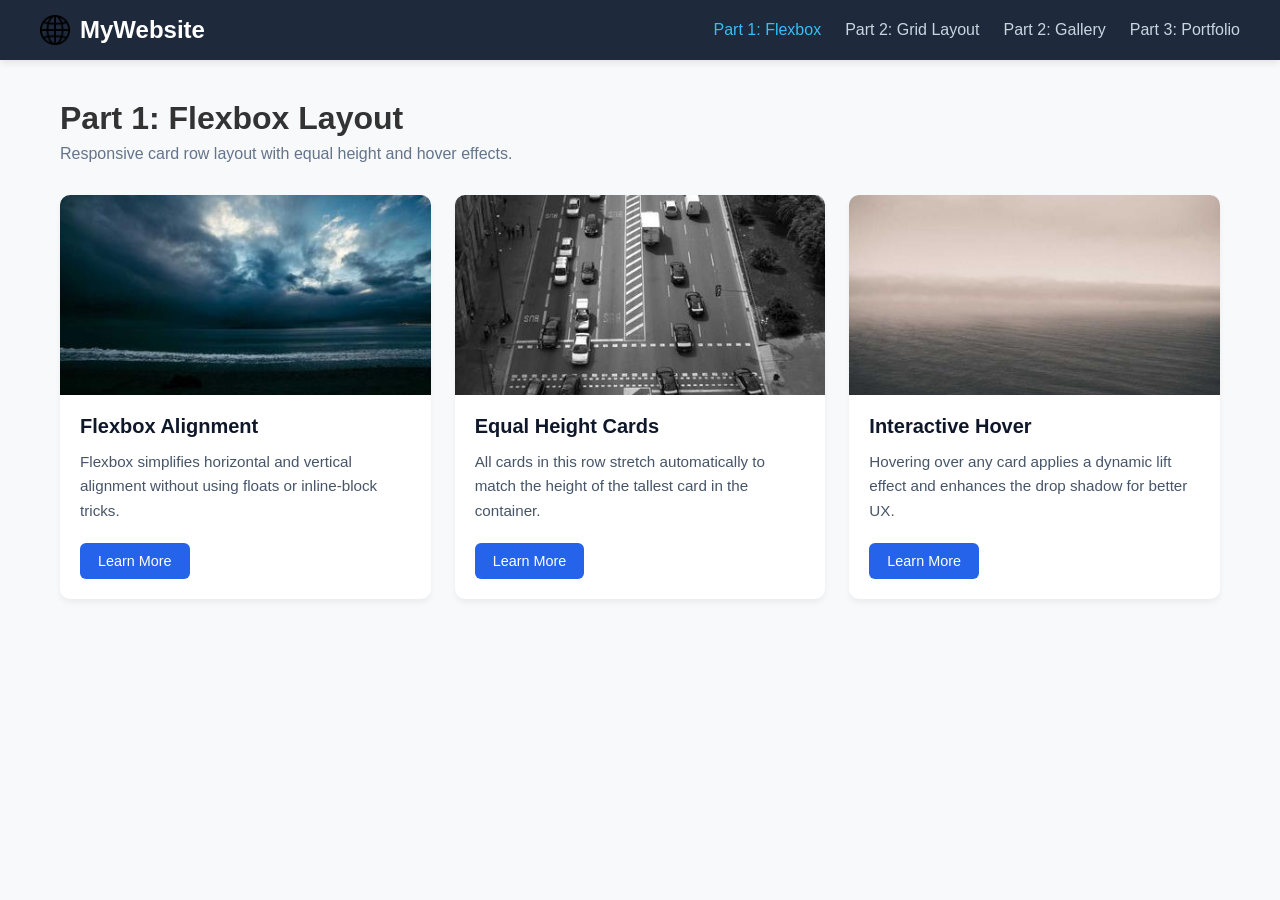
<file: index.html>
<!DOCTYPE html>
<html lang="en">
<head>
  <meta charset="UTF-8">
  <meta name="viewport" content="width=device-width, initial-scale=1.0">
  <title>Assignment #2 — Part 1: Flexbox</title>
  <link rel="stylesheet" href="css/flexbox.css">
</head>


<body>

  <header class="navbar">
    <div class="logo">
  <img src="images/logo.png" alt="Logo Icon" class="logo-img">
  <span>MyWebsite</span>
</div>
    <nav>
      <ul class="nav-links">
        <li><a href="index.html" class="active">Part 1: Flexbox</a></li>
        <li><a href="grid.html">Part 2: Grid Layout</a></li>
        <li><a href="gallery.html">Part 2: Gallery</a></li>
        <li><a href="portfolio.html">Part 3: Portfolio</a></li>
      </ul>
    </nav>
  </header>

  <main class="main-content">
    <h1>Part 1: Flexbox Layout</h1>
    <p class="subtitle">Responsive card row layout with equal height and hover effects.</p>

    <div class="card-container">

        <div class="card">
        <img src="images/pic1.jpg" alt="Flexbox Features" class="card-img">
        <div class="card-body">
          <h3 class="card-title">Flexbox Alignment</h3>
          <p class="card-text">Flexbox simplifies horizontal and vertical alignment without using floats or inline-block tricks.</p>
          <button class="card-btn">Learn More</button>
        </div>
      </div> 

      <div class="card">
        <img src="images/trfc.jpg" alt="Equal Height" class="card-img">
        <div class="card-body">
          <h3 class="card-title">Equal Height Cards</h3>
          <p class="card-text">All cards in this row stretch automatically to match the height of the tallest card in the container.</p>
          <button class="card-btn">Learn More</button>
        </div>
      </div>

      <div class="card">
        <img src="images/fog.jpg" alt="Interactive Hover" class="card-img">
        <div class="card-body">
          <h3 class="card-title">Interactive Hover</h3>
          <p class="card-text">Hovering over any card applies a dynamic lift effect and enhances the drop shadow for better UX.</p>
          <button class="card-btn">Learn More</button>
        </div>
      </div>
    </div>
  </main>

</body>
</html>
</file>
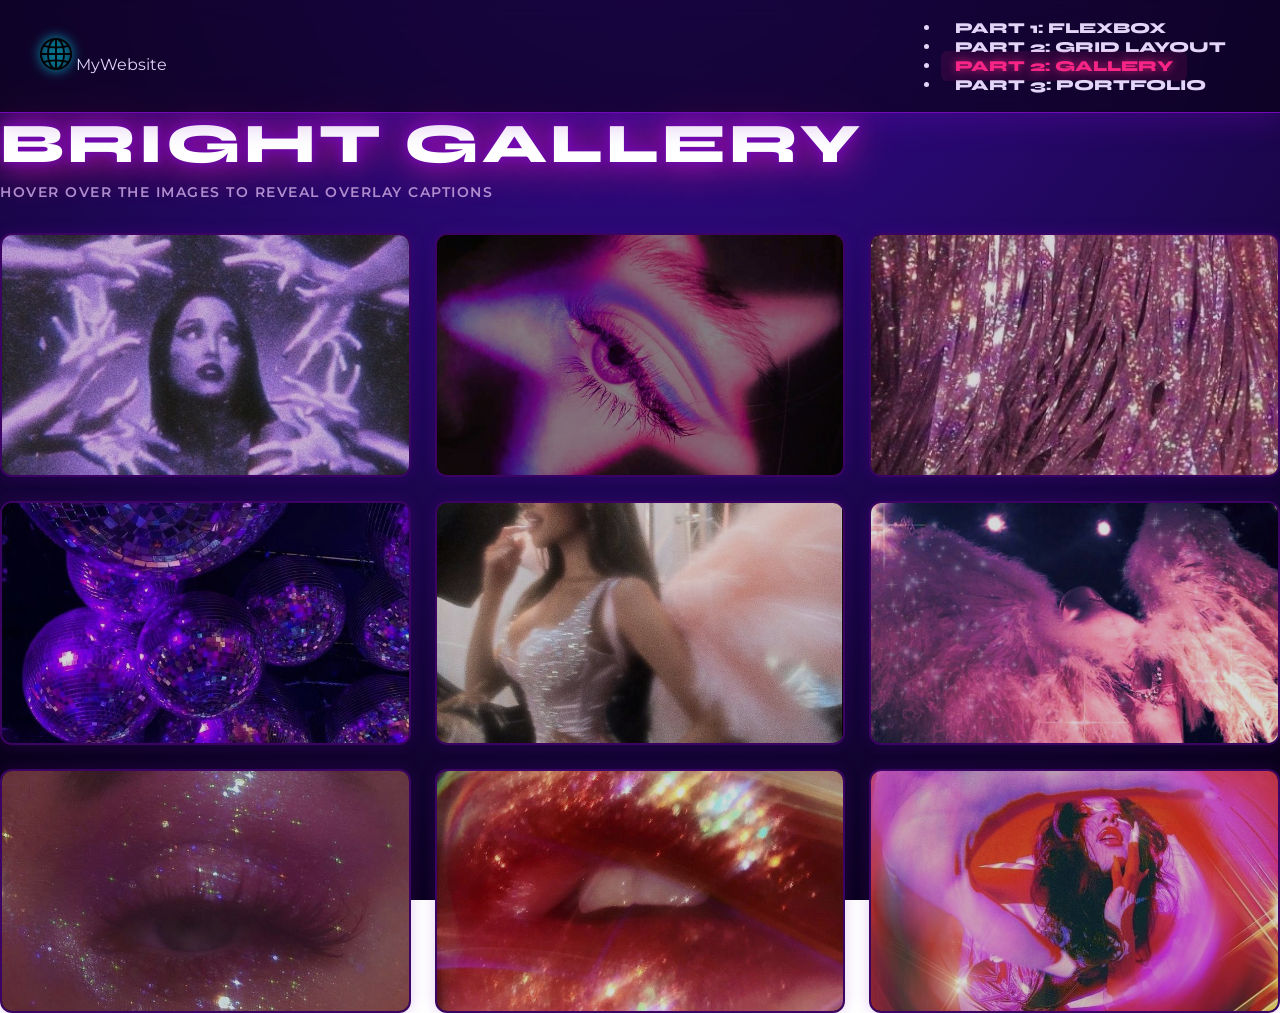
<file: gallery.html>
<!DOCTYPE html>
<html lang="en">
<head>
  <meta charset="UTF-8">
  <meta name="viewport" content="width=device-width, initial-scale=1.0">
  <title>Assignment #2 — Part 2: Acid Gallery</title>
  
  <link rel="preconnect" href="https://fonts.googleapis.com">
  <link rel="preconnect" href="https://fonts.gstatic.com" crossorigin>
  <link href="https://fonts.googleapis.com/css2?family=Syne:wght@700;800&family=Montserrat:wght@600;800&display=swap" rel="stylesheet">
  <link rel="stylesheet" href="css/gallery.css">
</head>
<body>

    <header class="navbar">
    <div class="logo">
      <img src="images/logo.png" alt="Logo Icon" class="logo-img">
      <span>MyWebsite</span>
    </div>
    <nav>
      <ul class="nav-links">
        <li><a href="index.html">Part 1: Flexbox</a></li>
        <li><a href="grid.html">Part 2: Grid Layout</a></li>
        <li><a href="gallery.html" class="active">Part 2: Gallery</a></li>
        <li><a href="portfolio.html">Part 3: Portfolio</a></li>
      </ul>
    </nav>
  </header>

  <main class="gallery-wrapper">
    <h1 class="glitch-title">BRIGHT GALLERY</h1>
    <p class="subtitle">HOVER OVER THE IMAGES TO REVEAL OVERLAY CAPTIONS</p>

    <div class="gallery-container">

      <div class="gallery-item">
        <img src="images/euf1.jpg" alt="Gallery Item 1">
        <div class="caption-overlay">ACID SUNRISE</div>
      </div>
      <div class="gallery-item">
        <img src="images/euf2.jpg" alt="Gallery Item 2">
        <div class="caption-overlay">NEON FOG</div>
      </div>
      <div class="gallery-item">
        <img src="images/euf3.jpg" alt="Gallery Item 3">
        <div class="caption-overlay">NIGHT DRIVE</div>
      </div>
      <div class="gallery-item">
        <img src="images/euf4.jpg" alt="Gallery Item 4">
        <div class="caption-overlay">LIME LIGHTS</div>
      </div>
      <div class="gallery-item">
        <img src="images/euf5.jpg" alt="Gallery Item 5">
        <div class="caption-overlay">CYBER MIST</div>
      </div>
      <div class="gallery-item">
        <img src="images/euf6.jpg" alt="Gallery Item 6">
        <div class="caption-overlay">HIGH SPEED</div>
      </div>
      <div class="gallery-item">
        <img src="images/euf7.jpg" alt="Gallery Item 7">
        <div class="caption-overlay">PINK GRID</div>
      </div>
      <div class="gallery-item">
        <img src="images/euf8.jpg" alt="Gallery Item 8">
        <div class="caption-overlay">DEEP HORIZON</div>
      </div>
      <div class="gallery-item">
        <img src="images/euf9.jpg" alt="Gallery Item 9">
        <div class="caption-overlay">BRIGHT MOTION</div>
      </div>
    </div>
  </main>

</body>
</html>
</file>
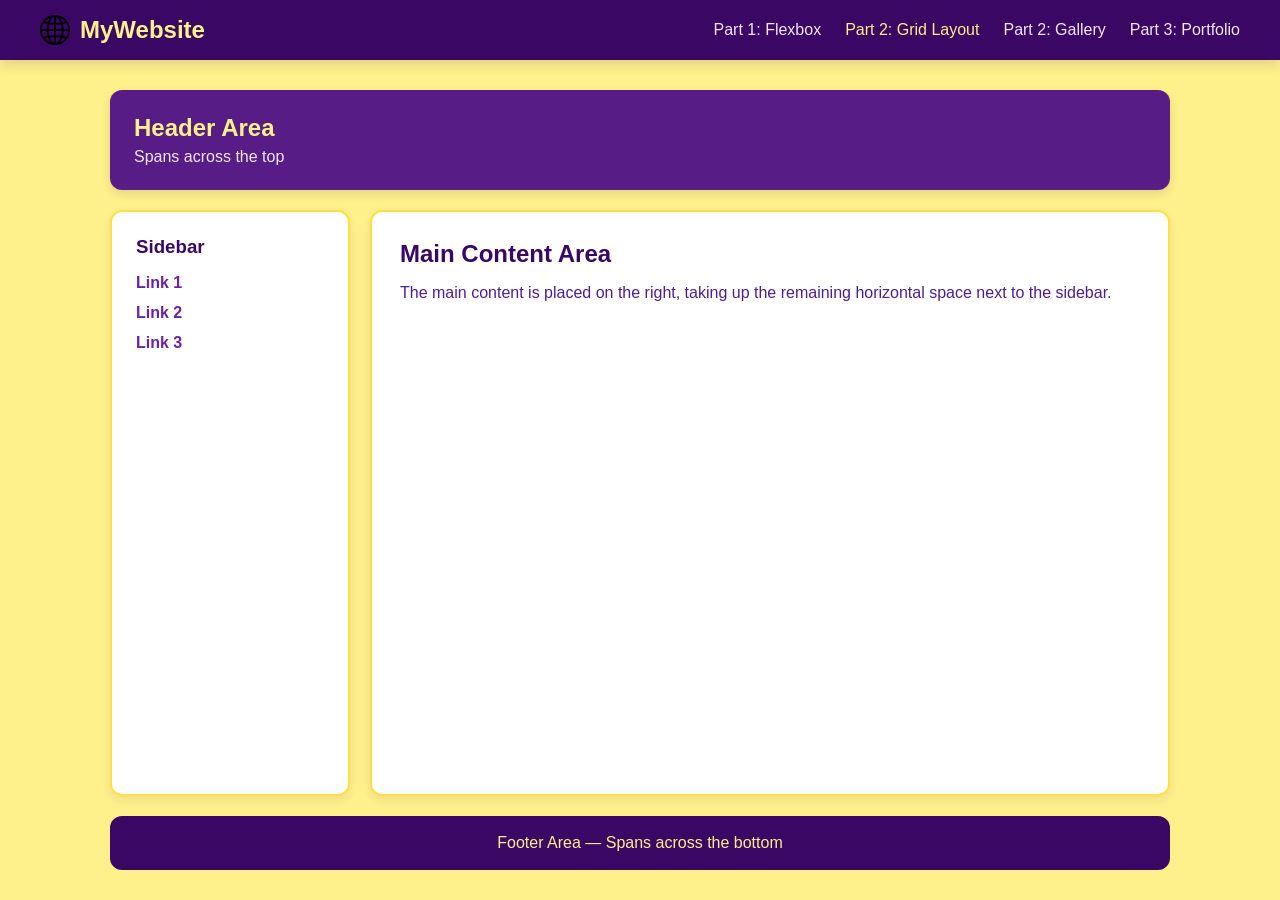
<file: grid.html>
<!DOCTYPE html>
<html lang="en">
<head>
  <meta charset="UTF-8">
  <meta name="viewport" content="width=device-width, initial-scale=1.0">
  <title>Assignment #2 — Part 2: Task 2 Grid Areas</title>
  <link rel="stylesheet" href="css/grid.css">
</head>

<body>
    <header class="navbar">
    <div class="logo">
      <img src="images/logo.png" alt="Logo Icon" class="logo-img">
      <span>MyWebsite</span>
    </div>
    <nav>
      <ul class="nav-links">
        <li><a href="index.html">Part 1: Flexbox</a></li>
        <li><a href="grid.html" class="active">Part 2: Grid Layout</a></li>
        <li><a href="gallery.html">Part 2: Gallery</a></li>
        <li><a href="portfolio.html">Part 3: Portfolio</a></li>
      </ul>
    </nav>
  </header>

  <div class="grid-container">
    <header class="grid-header">
      <h2>Header Area</h2>
      <p>Spans across the top</p>
    </header>

    <aside class="grid-sidebar">
      <h3>Sidebar</h3>
      <ul>
        <li><a href="#">Link 1</a></li>
        <li><a href="#">Link 2</a></li>
        <li><a href="#">Link 3</a></li>
      </ul>
    </aside>

    <main class="grid-main">
      <h2>Main Content Area</h2>
      <p>The main content is placed on the right, taking up the remaining horizontal space next to the sidebar.</p>
    </main>

    <footer class="grid-footer">
      <p>Footer Area — Spans across the bottom</p>
    </footer>
  </div>

</body>
</html>
</file>
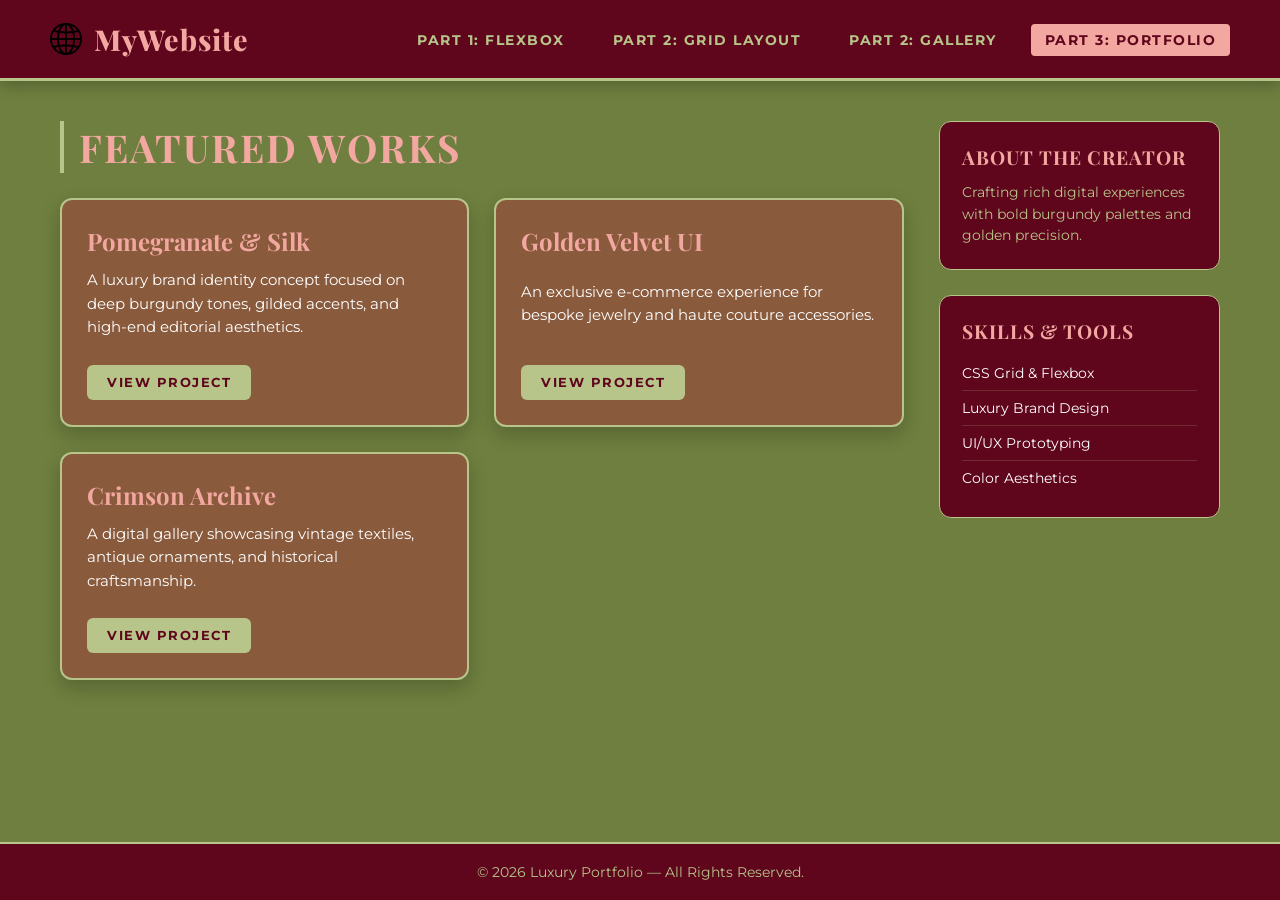
<file: portfolio.html>
<!DOCTYPE html>
<html lang="en">
<head>
  <meta charset="UTF-8">
  <meta name="viewport" content="width=device-width, initial-scale=1.0">
  <title>Assignment #2 — Part 3: Luxury Portfolio</title>
  
  <link rel="preconnect" href="https://fonts.googleapis.com">
  <link rel="preconnect" href="https://fonts.gstatic.com" crossorigin>
  <link href="https://fonts.googleapis.com/css2?family=Montserrat:wght@400;600;700&family=Playfair+Display:ital,wght@0,600;0,800;1,600&display=swap" rel="stylesheet">
  <link rel="stylesheet" href="css/portfolio.css">
</head>

<body>

  <header class="navbar">
    <div class="logo">
      <img src="images/logo.png" alt="Logo Icon" class="logo-img">
      <span>MyWebsite</span>
    </div>
    <nav>
      <ul class="nav-links">
        <li><a href="index.html">Part 1: Flexbox</a></li>
        <li><a href="grid.html">Part 2: Grid Layout</a></li>
        <li><a href="gallery.html">Part 2: Gallery</a></li>
        <li><a href="portfolio.html" class="active">Part 3: Portfolio</a></li>
      </ul>
    </nav>
  </header>

  <main class="portfolio-container"> 

    <section class="projects-area">
      <h1 class="section-title">FEATURED WORKS</h1>

      <div class="projects-grid">

        <article class="project-card">
          <div class="card-body">
            <h2 class="project-title">Pomegranate & Silk</h2>
            <p class="project-desc">A luxury brand identity concept focused on deep burgundy tones, gilded accents, and high-end editorial aesthetics.</p>
            <a href="#" class="btn-gold">VIEW PROJECT</a>
          </div>
        </article>

        <article class="project-card">
          <div class="card-body">
            <h2 class="project-title">Golden Velvet UI</h2>
            <p class="project-desc">An exclusive e-commerce experience for bespoke jewelry and haute couture accessories.</p>
            <a href="#" class="btn-gold">VIEW PROJECT</a>
          </div>
        </article>

        <article class="project-card">
          <div class="card-body">
            <h2 class="project-title">Crimson Archive</h2>
            <p class="project-desc">A digital gallery showcasing vintage textiles, antique ornaments, and historical craftsmanship.</p>
            <a href="#" class="btn-gold">VIEW PROJECT</a>
          </div>
        </article>
      </div>
    </section>

    <aside class="sidebar-area">
      <div class="profile-card">
        <h3>ABOUT THE CREATOR</h3>
        <p>Crafting rich digital experiences with bold burgundy palettes and golden precision.</p>
      </div>

      <div class="info-card">
        <h3>SKILLS & TOOLS</h3>
        <ul class="skills-list">
          <li>CSS Grid & Flexbox</li>
          <li>Luxury Brand Design</li>
          <li>UI/UX Prototyping</li>
          <li>Color Aesthetics</li>
        </ul>
      </div>
    </aside>

  </main>

  <footer class="footer">
    <p>© 2026 Luxury Portfolio — All Rights Reserved.</p>
  </footer>

</body>
</html>
</file>
<file: css/flexbox.css>
* {
  box-sizing: border-box;
  margin: 0;
  padding: 0;
}

body {
  font-family: Arial, sans-serif;
  background-color: #f8f9fa;
  color: #333;
}

.logo {
  display: flex;
  align-items: center;
  gap: 10px;
  color: #ffffff;
  font-size: 1.5rem;
  font-weight: bold;
}

.logo-img {
  width: 30px;
  height: 30px;
}

.navbar {
  display: flex;                
  justify-content: space-between; 
  align-items: center;          
  background-color: #1e293b;
  padding: 15px 40px;
  box-shadow: 0 2px 8px rgba(0, 0, 0, 0.1);
}

.logo {
  color: #ffffff;
  font-size: 1.5rem;
  font-weight: bold;
}

.nav-links {
  display: flex;                
  list-style: none;
  gap: 24px;                    
  align-items: center;
}          

.nav-links a {
  color: #cbd5e1;
  text-decoration: none;
  font-size: 1rem;
  font-weight: 500;
  transition: color 0.2s ease;
}

.nav-links a:hover,
.nav-links a.active {
  color: #38bdf8;
}

.main-content {
  max-width: 1200px;
  margin: 40px auto;
  padding: 0 20px;
}

h1 {
  font-size: 2rem;
  margin-bottom: 8px;
}

.subtitle {
  color: #64748b;
  margin-bottom: 32px;
}

.card-container {
  display: flex;                
  gap: 24px;                    
  align-items: stretch;         
}


.card {
  flex: 1;                      
  background-color: #ffffff;
  border-radius: 10px;
  overflow: hidden;
  box-shadow: 0 4px 6px rgba(0, 0, 0, 0.05);
  display: flex;
  flex-direction: column;       
  transition: transform 0.3s ease, box-shadow 0.3s ease; 
}

.card:hover {
  transform: translateY(-8px);  
  box-shadow: 0 12px 20px rgba(0, 0, 0, 0.12); 
}

.card-img {
  width: 100%;
  height: 200px;
  object-fit: cover;
}

.card-body {
  padding: 20px;
  display: flex;
  flex-direction: column;
  flex-grow: 1;                 
}

.card-title {
  font-size: 1.25rem;
  margin-bottom: 12px;
  color: #0f172a;
}

.card-text {
  font-size: 0.95rem;
  line-height: 1.6;
  color: #475569;
  margin-bottom: 20px;
  flex-grow: 1;                 
}

.card-btn {
  align-self: flex-start;       
  background-color: #2563eb;
  color: #ffffff;
  border: none;
  padding: 10px 18px;
  border-radius: 6px;
  font-size: 0.9rem;
  font-weight: 500;
  cursor: pointer;
  transition: background-color 0.2s ease;
}

.card-btn:hover {
  background-color: #1d4ed8;
}
</file>
<file: css/gallery.css>
* {
  box-sizing: border-box;
  margin: 0;
  padding: 0;
}

body {
  font-family: 'Montserrat', sans-serif;
  background: radial-gradient(circle at 50% -20%, #3a0ca3, #05010d);
  background-attachment: fixed;
  color: #e2d5f8; 
}

.navbar {
  display: flex;
  justify-content: space-between;
  align-items: center;
  background-color: rgba(5, 1, 13, 0.6);
  backdrop-filter: blur(12px); 
  -webkit-backdrop-filter: blur(12px);
  padding: 18px 40px;
  border-bottom: 1px solid #7209b7;
  box-shadow: 0 4px 30px rgba(114, 9, 183, 0.4);
}

logo {
  display: flex;
  align-items: center;
  gap: 10px;
  color: #00f0ff; 
  font-family: 'Syne', sans-serif;
  font-size: 1.8rem;
  font-weight: 800;
  letter-spacing: 1px;
  text-shadow: 0 0 10px rgba(0, 240, 255, 0.8), 0 0 20px rgba(0, 240, 255, 0.5); 
}

.logo-img {
  width: 32px;
  height: 32px;
  filter: drop-shadow(0 0 6px #00f0ff);
}

nav-links {
  display: flex;
  list-style: none;
  gap: 28px;
  align-items: center;
}

.nav-links a {
  color: #e2d5f8;
  text-decoration: none;
  font-family: 'Syne', sans-serif;
  font-size: 0.95rem;
  font-weight: 800;
  padding: 6px 14px;
  border-radius: 6px;
  text-transform: uppercase;
  transition: all 0.3s ease;
}


.nav-links a:hover,
.nav-links a.active {
  color: #f72585; 
  text-shadow: 0 0 10px rgba(247, 37, 133, 0.8);
  background-color: rgba(247, 37, 133, 0.1);
}

gallery-wrapper {
  max-width: 1100px;
  margin: 40px auto;
  padding: 0 20px;
}


.glitch-title {
  font-family: 'Syne', sans-serif;
  font-size: 3.5rem;
  font-weight: 800;
  color: #fff;
  text-transform: uppercase;
  letter-spacing: 3px;
  line-height: 1.1;
  margin-bottom: 8px;
  text-shadow: 
    0 0 10px #7209b7, 
    0 0 20px #7209b7, 
    0 0 40px #f72585; 
}

.subtitle {
  font-family: 'Montserrat', sans-serif;
  color: #b08cce;
  font-size: 0.9rem;
  font-weight: 600;
  letter-spacing: 1.5px;
  margin-bottom: 32px;
}

.gallery-container {
  display: grid;
  grid-template-columns: repeat(3, 1fr);
  gap: 24px;
}

.gallery-item {
  position: relative;
  overflow: hidden;
  border-radius: 12px;
  border: 2px solid rgba(114, 9, 183, 0.5); 
  background-color: #05010d;
  box-shadow: 0 0 15px rgba(114, 9, 183, 0.2);
  transition: transform 0.4s ease, border-color 0.4s ease, box-shadow 0.4s ease;
}

.gallery-item img {
  width: 100%;
  height: 240px;
  object-fit: cover;
  display: block;
  opacity: 0.85; 
  transition: transform 0.5s ease, opacity 0.5s ease;
}

.caption-overlay {
  position: absolute;
  top: 0;
  left: 0;
  width: 100%;
  height: 100%;
  background: linear-gradient(135deg, rgba(114, 9, 183, 0.85), rgba(247, 37, 133, 0.85)); /* Градиентный оверлей */
  color: #fff;
  display: flex;
  justify-content: center;
  align-items: center;
  font-family: 'Syne', sans-serif;
  font-size: 1.5rem;
  font-weight: 800;
  letter-spacing: 2px;
  text-transform: uppercase;
  text-shadow: 0 0 10px rgba(255, 255, 255, 0.8);
  opacity: 0;
  transition: opacity 0.4s ease;
  padding: 15px;
  text-align: center;
}


.gallery-item:hover {
  transform: translateY(-8px);
  border-color: #00f0ff;
  box-shadow: 0 0 25px rgba(0, 240, 255, 0.6), inset 0 0 10px rgba(0, 240, 255, 0.3);
}

.gallery-item:hover img {
  transform: scale(1.12);
  opacity: 1; 
}

.gallery-item:hover .caption-overlay {
  opacity: 1;
}
</file>
<file: css/grid.css>
* {
  box-sizing: border-box;
  margin: 0;
  padding: 0;
}

body {
  font-family: Arial, sans-serif;
  background-color: #fef08a; 
  color: #2e1065;            
}

.navbar {
  display: flex;
  justify-content: space-between;
  align-items: center;
  background-color: #3b0764; 
  padding: 15px 40px;
  box-shadow: 0 4px 12px rgba(59, 7, 100, 0.15);
}

.logo {
  display: flex;
  align-items: center;
  gap: 10px;
  color: #fef08a;             
  font-size: 1.5rem;
  font-weight: bold;
}

.logo-img {
  width: 30px;
  height: 30px;
}

.nav-links {
  display: flex;
  list-style: none;
  gap: 24px;
  align-items: center;
}

.nav-links a {
  color: #f3e8ff;
  text-decoration: none;
  font-size: 1rem;
  font-weight: 500;
  transition: color 0.2s ease;
}

.nav-links a:hover,
.nav-links a.active {
  color: #fef08a;
}

.grid-container {
  display: grid;                            
  grid-template-columns: 240px 1fr;          
  grid-template-rows: auto 1fr auto;        
  grid-template-areas:                     
    "header header"
    "sidebar main"
    "footer footer";
  gap: 20px;
  max-width: 1100px;
  min-height: calc(100vh - 120px);
  margin: 30px auto;
  padding: 0 20px;
}

.grid-header {
  grid-area: header;                        
  background-color: #581c87;                
  color: #fef08a;                           
  padding: 24px;
  border-radius: 12px;
  box-shadow: 0 4px 10px rgba(59, 7, 100, 0.12);
}

.grid-header p {
  color: #f3e8ff;
  margin-top: 6px;
}

.grid-sidebar {
  grid-area: sidebar;                       
  background-color: #ffffff;
  border: 2px solid #fde047;
  padding: 24px;
  border-radius: 12px;
  box-shadow: 0 4px 10px rgba(59, 7, 100, 0.08);
}

.grid-sidebar h3 {
  color: #3b0764;
  margin-bottom: 16px;
}

.grid-sidebar ul {
  list-style: none;
}

.grid-sidebar li {
  margin-bottom: 12px;
}

.grid-sidebar a {
  color: #6b21a8;
  text-decoration: none;
  font-weight: 600;
  transition: color 0.2s;
}

.grid-sidebar a:hover {
  color: #3b0764;
}

.grid-main {
  grid-area: main;                          
  background-color: #ffffff;
  border: 2px solid #fde047;
  padding: 28px;
  border-radius: 12px;
  box-shadow: 0 4px 10px rgba(59, 7, 100, 0.08);
}

.grid-main h2 {
  color: #3b0764;
  margin-bottom: 12px;
}

.grid-main p {
  color: #4c1d95;
  line-height: 1.6;
}

.grid-footer {
  grid-area: footer;                        
  background-color: #3b0764;
  color: #fef08a;
  text-align: center;
  padding: 18px;
  border-radius: 12px;
}
</file>
<file: css/portfolio.css>
* {
  box-sizing: border-box;
  margin: 0;
  padding: 0;
}

body {
  font-family: 'Montserrat', sans-serif;
  background-color: #6E7F3F; 
  color: #ffffff;            
  min-height: 100vh;
  display: flex;
  flex-direction: column;
}

.navbar {
  display: flex;
  justify-content: space-between;
  align-items: center;
  background-color: #5F051C; 
  padding: 20px 50px;
  border-bottom: 3px solid #B7C48A;  
  box-shadow: 0 4px 15px rgba(0, 0, 0, 0.25);
}

.logo {
  display: flex;
  align-items: center;
  gap: 12px;
  color: #F2A7A0;             
  font-family: 'Playfair Display', serif;
  font-size: 1.8rem;
  font-weight: 800;
  letter-spacing: 1px;
}

.logo-img {
  width: 32px;
  height: 32px;
}

.nav-links {
  display: flex;              
  list-style: none;
  gap: 20px;
  align-items: center;
}

.nav-links a {
  color: #B7C48A;              
  text-decoration: none;
  font-family: 'Montserrat', sans-serif;
  font-size: 0.85rem;
  font-weight: 700;
  letter-spacing: 1.5px;
  text-transform: uppercase;
  padding: 8px 14px;
  transition: all 0.3s ease;
}

.nav-links a:hover,
.nav-links a.active {
  color: #5F051C;
  background-color: #F2A7A0;
  border-radius: 4px;
}

.portfolio-container {
  display: grid;
  grid-template-columns: 3fr 1fr; 
  gap: 35px;
  max-width: 1200px;
  margin: 40px auto;
  padding: 0 20px;
  flex: 1; 
}


.section-title {
  font-family: 'Playfair Display', serif;
  font-size: 2.4rem;
  color: #F2A7A0; 
  letter-spacing: 2px;
  margin-bottom: 25px;
  border-left: 4px solid #B7C48A; 
  padding-left: 15px;
}

.projects-grid {
  display: grid;
  grid-template-columns: repeat(auto-fit, minmax(280px, 1fr));
  gap: 25px;
}


.project-card {
  background-color: #8A5A3C; 
  border: 2px solid #B7C48A;  
  border-radius: 12px;
  padding: 25px;
  box-shadow: 0 8px 20px rgba(0, 0, 0, 0.2);
  transition: transform 0.3s ease, box-shadow 0.3s ease;
}

.card-body {
  display: flex;
  flex-direction: column;    
  justify-content: space-between;
  height: 100%;
}

.project-title {
  font-family: 'Playfair Display', serif;
  font-size: 1.5rem;
  color: #F2A7A0;            
  margin-bottom: 12px;
}

.project-desc {
  font-size: 0.92rem;
  color: #ffffff;
  line-height: 1.6;
  margin-bottom: 25px;
}

.btn-gold {
  align-self: flex-start;     
  display: inline-block;
  background-color: #B7C48A;  
  color: #5F051C;             
  text-decoration: none;
  font-family: 'Montserrat', sans-serif;
  font-weight: 700;
  font-size: 0.8rem;
  letter-spacing: 1.5px;
  padding: 10px 20px;
  border-radius: 6px;
  transition: all 0.3s ease;
}

.btn-gold:hover {
  background-color: #F2A7A0;  
  color: #5F051C;
  box-shadow: 0 4px 12px rgba(242, 167, 160, 0.4);
}

.project-card:hover {
  transform: translateY(-6px);
  box-shadow: 0 12px 25px rgba(0, 0, 0, 0.3);
}

.sidebar-area {
  display: flex;
  flex-direction: column;
  gap: 25px;
}

.profile-card,
.info-card {
  background-color: #5F051C; 
  border: 1px solid #B7C48A;
  padding: 22px;
  border-radius: 12px;
}

.sidebar-area h3 {
  font-family: 'Playfair Display', serif;
  color: #F2A7A0;           
  font-size: 1.2rem;
  letter-spacing: 1px;
  margin-bottom: 12px;
}

.sidebar-area p {
  font-size: 0.9rem;
  color: #B7C48A;           
  line-height: 1.5;
}

.skills-list {
  list-style: none;
  padding: 0;
}

.skills-list li {
  font-size: 0.88rem;
  color: #ffffff;
  padding: 8px 0;
  border-bottom: 1px solid rgba(183, 196, 138, 0.2);
}

.skills-list li:last-child {
  border-bottom: none;
}


.footer {
  background-color: #5F051C; 
  border-top: 2px solid #B7C48A;
  text-align: center;
  padding: 20px;
  font-size: 0.85rem;
  color: #B7C48A;
  margin-top: auto; 
}
</file>
